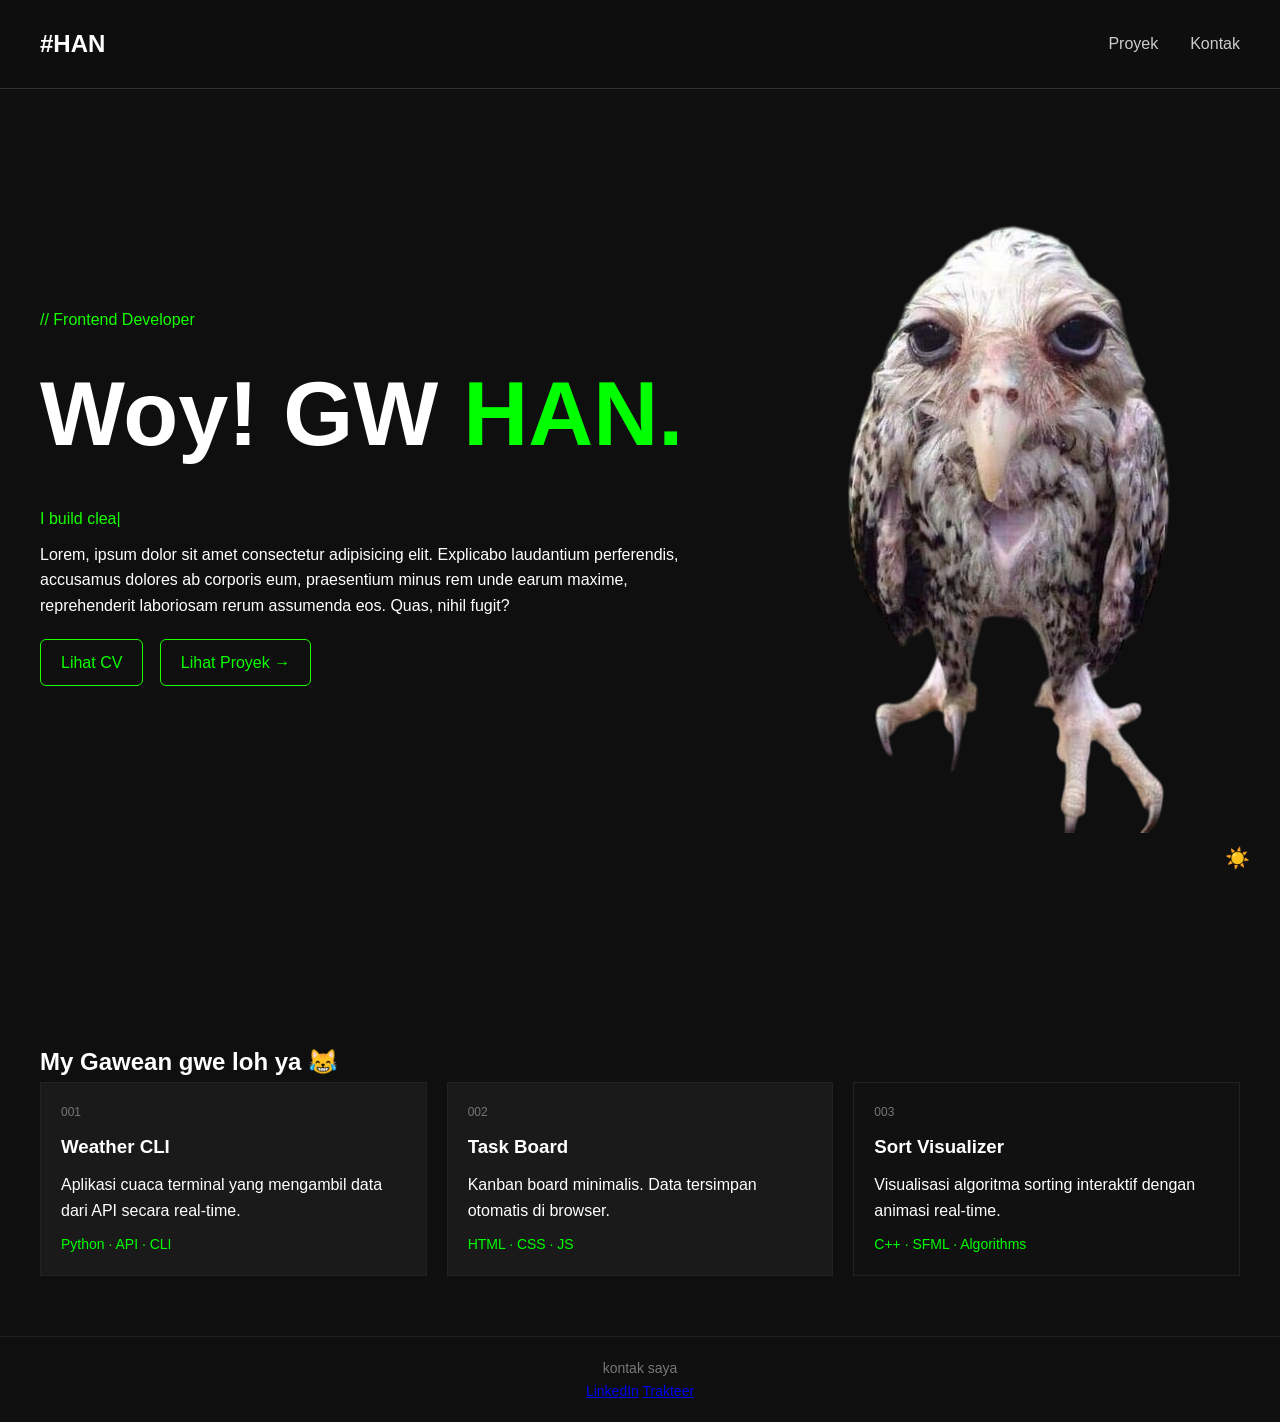
<file: index.html>
<!doctype html>
<html lang="en">
  <head>
    <meta charset="UTF-8" />
    <meta name="viewport" content="width=device-width, initial-scale=1.0" />
    <title>Rai Portfolio</title>
    <link rel="stylesheet" href="style.css" />
  </head>

  <body>
    <header>
      <div class="logo">#HAN<span></span></div>
      <nav> 
        <a href="#proyek">Proyek</a>
        <a href="#kontak">Kontak</a>
      </nav>
    </header> 

    <main>
      <section class="hero">
        <div>
          <p class="label">// Frontend Developer</p>
          <h1>Woy! GW <span class="nama">HAN.</span></h1>
          <p class="label"><span id="teks"></span><span class="kursor">|</span></p>
          <p>
            Lorem, ipsum dolor sit amet consectetur adipisicing elit. Explicabo
            laudantium perferendis, accusamus dolores ab corporis eum,
            praesentium minus rem unde earum maxime, reprehenderit laboriosam
            rerum assumenda eos. Quas, nihil fugit?
          </p>
          <a href="#proyek" class="tombol">Lihat CV</a>
          <a href="#proyek" class="tombol">Lihat Proyek →</a>
        </div>
        <img src="wetowl.png" alt="Foto HAN" class="foto" />
        
      </section>

      <section id="proyek">
        <h1>My Gawean gwe loh ya 😹</h1>
        <div class="grid">
          <a href="weather-cli.html" class="kartu">
            <p class="no">001</p>
            <h3>Weather CLI</h3>
            <p>
              Aplikasi cuaca terminal yang mengambil data dari API secara
              real-time.
            </p>
            <p class="stack">Python · API · CLI</p>
          </a>

          <a href="task-board.html" class="kartu">
            <p class="no">002</p>
            <h3>Task Board</h3>
            <p>Kanban board minimalis. Data tersimpan otomatis di browser.</p>
            <p class="stack">HTML · CSS · JS</p>
          </a>
          <a href="sort-visualizer.html" class="kartu gelap">
            <p class="no">003</p>
            <h3>Sort Visualizer</h3>
            <p>
              Visualisasi algoritma sorting interaktif dengan animasi real-time.
            </p>
            <p class="stack">C++ · SFML · Algorithms</p>
          </a>
        </div>
      </section>
    </main>

    <footer id="kontak">
      <p>kontak saya</p>
      <a href="https://www.linkedin.com/in/raihan-zaki-naufal-aa5920382/">LinkedIn</a>
      <a href="https://trakteer.id/Han_azaki/tip">Trakteer</a>
    </footer>

    <script src="script.js"></script>
  </body>
</html>
</file>
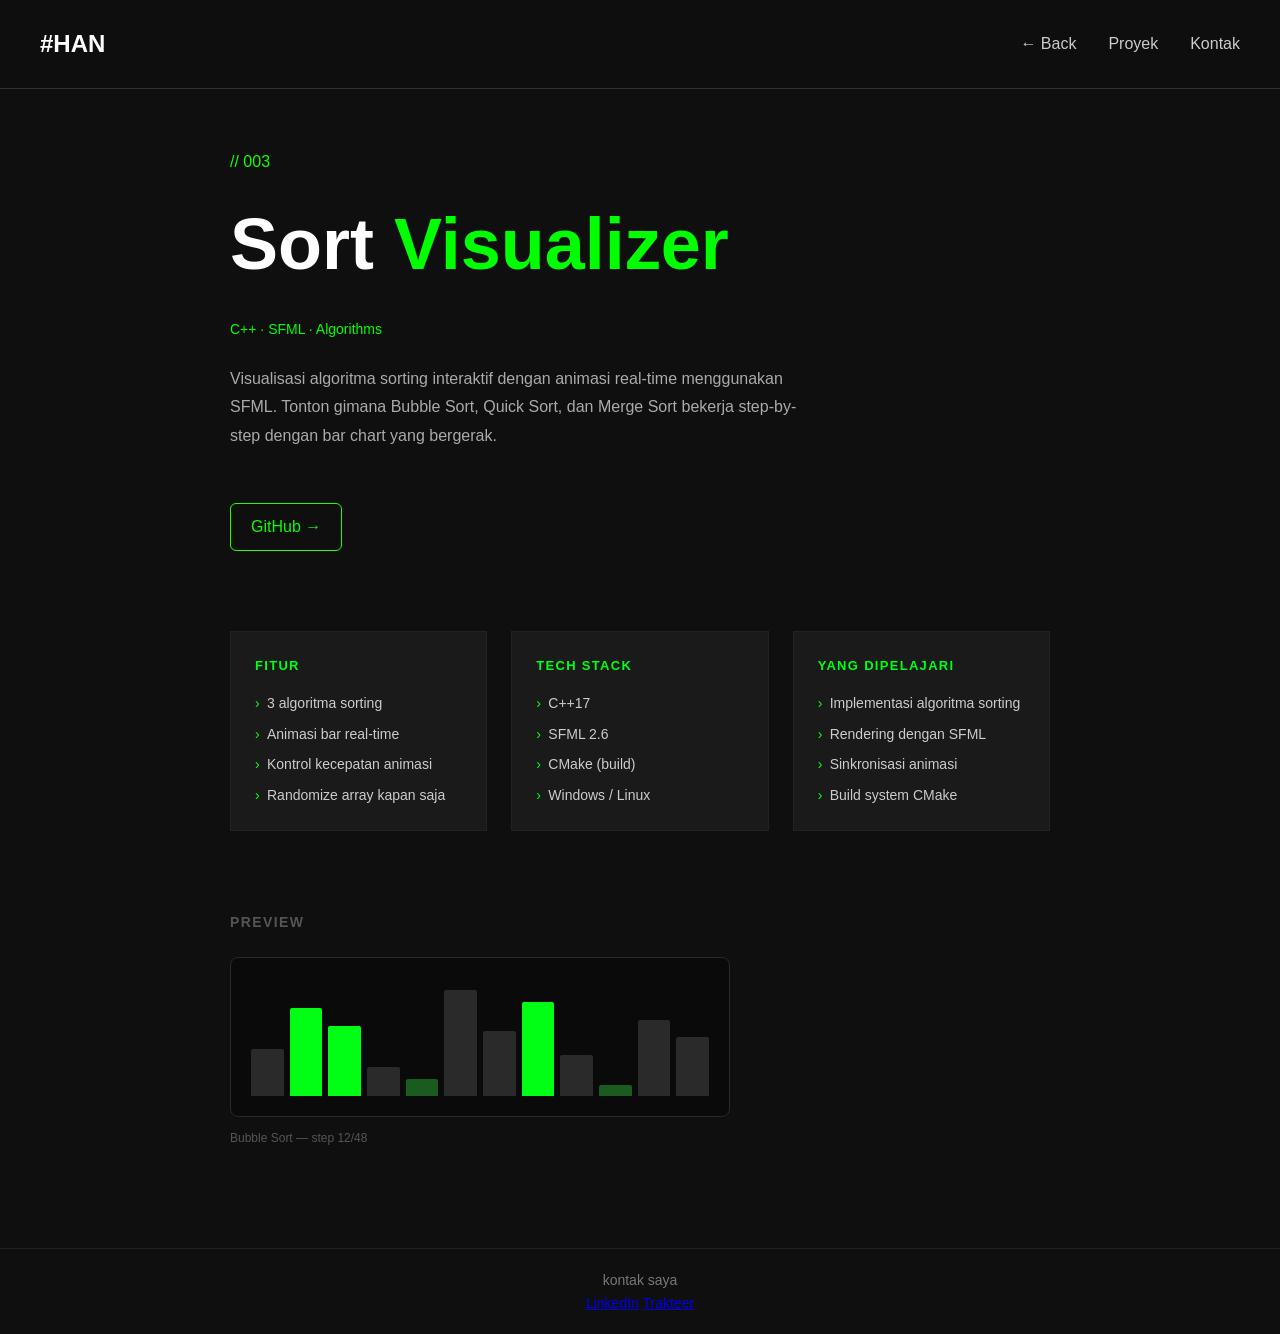
<file: sort-visualizer.html>
<!doctype html>
<html lang="en">
  <head>
    <meta charset="UTF-8" />
    <meta name="viewport" content="width=device-width, initial-scale=1.0" />
    <title>Sort Visualizer — HAN</title>
    <link rel="stylesheet" href="style.css" />
    <link rel="stylesheet" href="proyek.css" />
  </head>

  <body>
    <header>
      <div class="logo">#HAN<span></span></div>
      <nav>
        <a href="index.html">← Back</a>
        <a href="index.html#proyek">Proyek</a>
        <a href="index.html#kontak">Kontak</a>
      </nav>
    </header>

    <main class="proyek-detail">
      <section class="proyek-hero">
        <p class="label">// 003</p>
        <h1>Sort <span class="nama">Visualizer</span></h1>
        <p class="stack">C++ · SFML · Algorithms</p>
        <p class="deskripsi">
          Visualisasi algoritma sorting interaktif dengan animasi real-time
          menggunakan SFML. Tonton gimana Bubble Sort, Quick Sort, dan Merge Sort
          bekerja step-by-step dengan bar chart yang bergerak.
        </p>
        <a href="#" class="tombol">GitHub →</a>
      </section>

      <section class="proyek-info">
        <div class="info-grid">
          <div class="info-blok">
            <h3>Fitur</h3>
            <ul>
              <li>3 algoritma sorting</li>
              <li>Animasi bar real-time</li>
              <li>Kontrol kecepatan animasi</li>
              <li>Randomize array kapan saja</li>
            </ul>
          </div>

          <div class="info-blok">
            <h3>Tech Stack</h3>
            <ul>
              <li>C++17</li>
              <li>SFML 2.6</li>
              <li>CMake (build)</li>
              <li>Windows / Linux</li>
            </ul>
          </div>

          <div class="info-blok">
            <h3>Yang Dipelajari</h3>
            <ul>
              <li>Implementasi algoritma sorting</li>
              <li>Rendering dengan SFML</li>
              <li>Sinkronisasi animasi</li>
              <li>Build system CMake</li>
            </ul>
          </div>
        </div>
      </section>

      <section class="proyek-preview">
        <h2>Preview</h2>
        <div class="bars-preview">
          <div class="bar" style="height: 40%"></div>
          <div class="bar aktif" style="height: 75%"></div>
          <div class="bar aktif" style="height: 60%"></div>
          <div class="bar" style="height: 25%"></div>
          <div class="bar selesai" style="height: 15%"></div>
          <div class="bar" style="height: 90%"></div>
          <div class="bar" style="height: 55%"></div>
          <div class="bar aktif" style="height: 80%"></div>
          <div class="bar" style="height: 35%"></div>
          <div class="bar selesai" style="height: 10%"></div>
          <div class="bar" style="height: 65%"></div>
          <div class="bar" style="height: 50%"></div>
        </div>
        <p class="preview-label">Bubble Sort — step 12/48</p>
      </section>
    </main>

    <footer id="kontak">
      <p>kontak saya</p>
      <a href="https://www.linkedin.com/in/raihan-zaki-naufal-aa5920382/">LinkedIn</a>
      <a href="https://trakteer.id/Han_azaki/tip">Trakteer</a>
    </footer>
  </body>
</html>
</file>
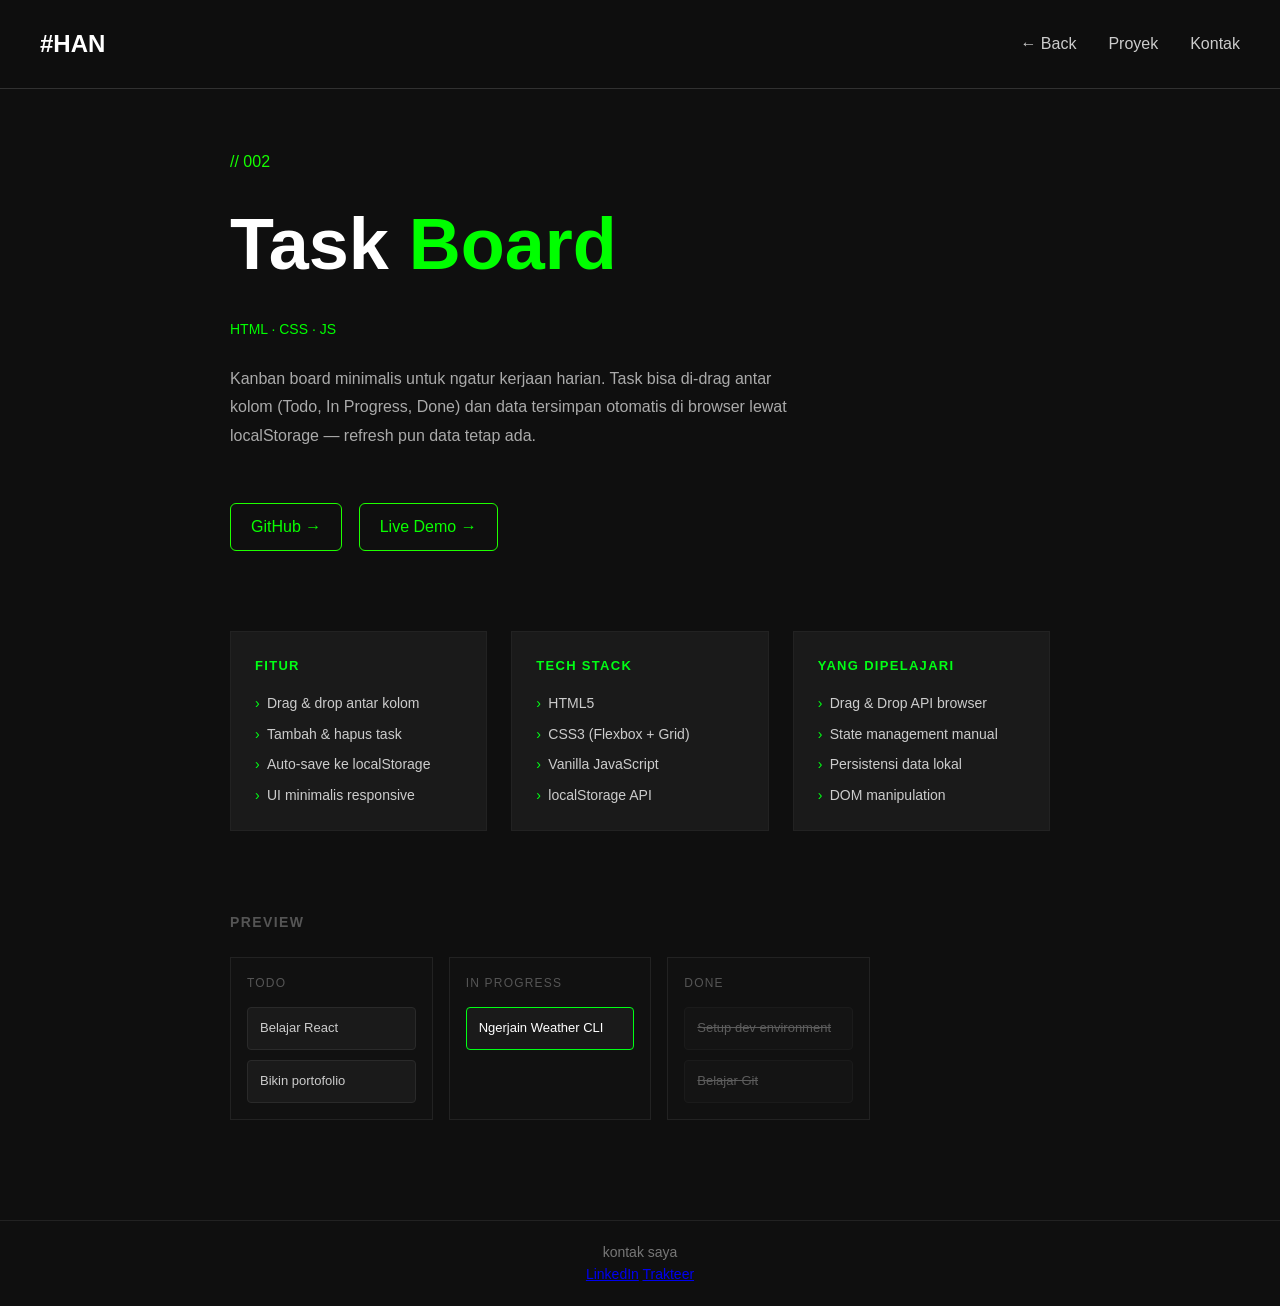
<file: task-board.html>
<!doctype html>
<html lang="en">
  <head>
    <meta charset="UTF-8" />
    <meta name="viewport" content="width=device-width, initial-scale=1.0" />
    <title>Task Board — HAN</title>
    <link rel="stylesheet" href="style.css" />
    <link rel="stylesheet" href="proyek.css" />
  </head>

  <body>
    <header>
      <div class="logo">#HAN<span></span></div>
      <nav>
        <a href="index.html">← Back</a>
        <a href="index.html#proyek">Proyek</a>
        <a href="index.html#kontak">Kontak</a>
      </nav>
    </header>

    <main class="proyek-detail">
      <section class="proyek-hero">
        <p class="label">// 002</p>
        <h1>Task <span class="nama">Board</span></h1>
        <p class="stack">HTML · CSS · JS</p>
        <p class="deskripsi">
          Kanban board minimalis untuk ngatur kerjaan harian. Task bisa
          di-drag antar kolom (Todo, In Progress, Done) dan data tersimpan
          otomatis di browser lewat localStorage — refresh pun data tetap ada.
        </p>
        <a href="#" class="tombol">GitHub →</a>
        <a href="#" class="tombol">Live Demo →</a>
      </section>

      <section class="proyek-info">
        <div class="info-grid">
          <div class="info-blok">
            <h3>Fitur</h3>
            <ul>
              <li>Drag & drop antar kolom</li>
              <li>Tambah & hapus task</li>
              <li>Auto-save ke localStorage</li>
              <li>UI minimalis responsive</li>
            </ul>
          </div>

          <div class="info-blok">
            <h3>Tech Stack</h3>
            <ul>
              <li>HTML5</li>
              <li>CSS3 (Flexbox + Grid)</li>
              <li>Vanilla JavaScript</li>
              <li>localStorage API</li>
            </ul>
          </div>

          <div class="info-blok">
            <h3>Yang Dipelajari</h3>
            <ul>
              <li>Drag & Drop API browser</li>
              <li>State management manual</li>
              <li>Persistensi data lokal</li>
              <li>DOM manipulation</li>
            </ul>
          </div>
        </div>
      </section>

      <section class="proyek-preview">
        <h2>Preview</h2>
        <div class="board-preview">
          <div class="kolom-preview">
            <p class="kolom-label">Todo</p>
            <div class="task-item">Belajar React</div>
            <div class="task-item">Bikin portofolio</div>
          </div>
          <div class="kolom-preview">
            <p class="kolom-label">In Progress</p>
            <div class="task-item aktif">Ngerjain Weather CLI</div>
          </div>
          <div class="kolom-preview">
            <p class="kolom-label">Done</p>
            <div class="task-item selesai">Setup dev environment</div>
            <div class="task-item selesai">Belajar Git</div>
          </div>
        </div>
      </section>
    </main>

    <footer id="kontak">
      <p>kontak saya</p>
      <a href="https://www.linkedin.com/in/raihan-zaki-naufal-aa5920382/">LinkedIn</a>
      <a href="https://trakteer.id/Han_azaki/tip">Trakteer</a>
    </footer>
  </body>
</html>
</file>
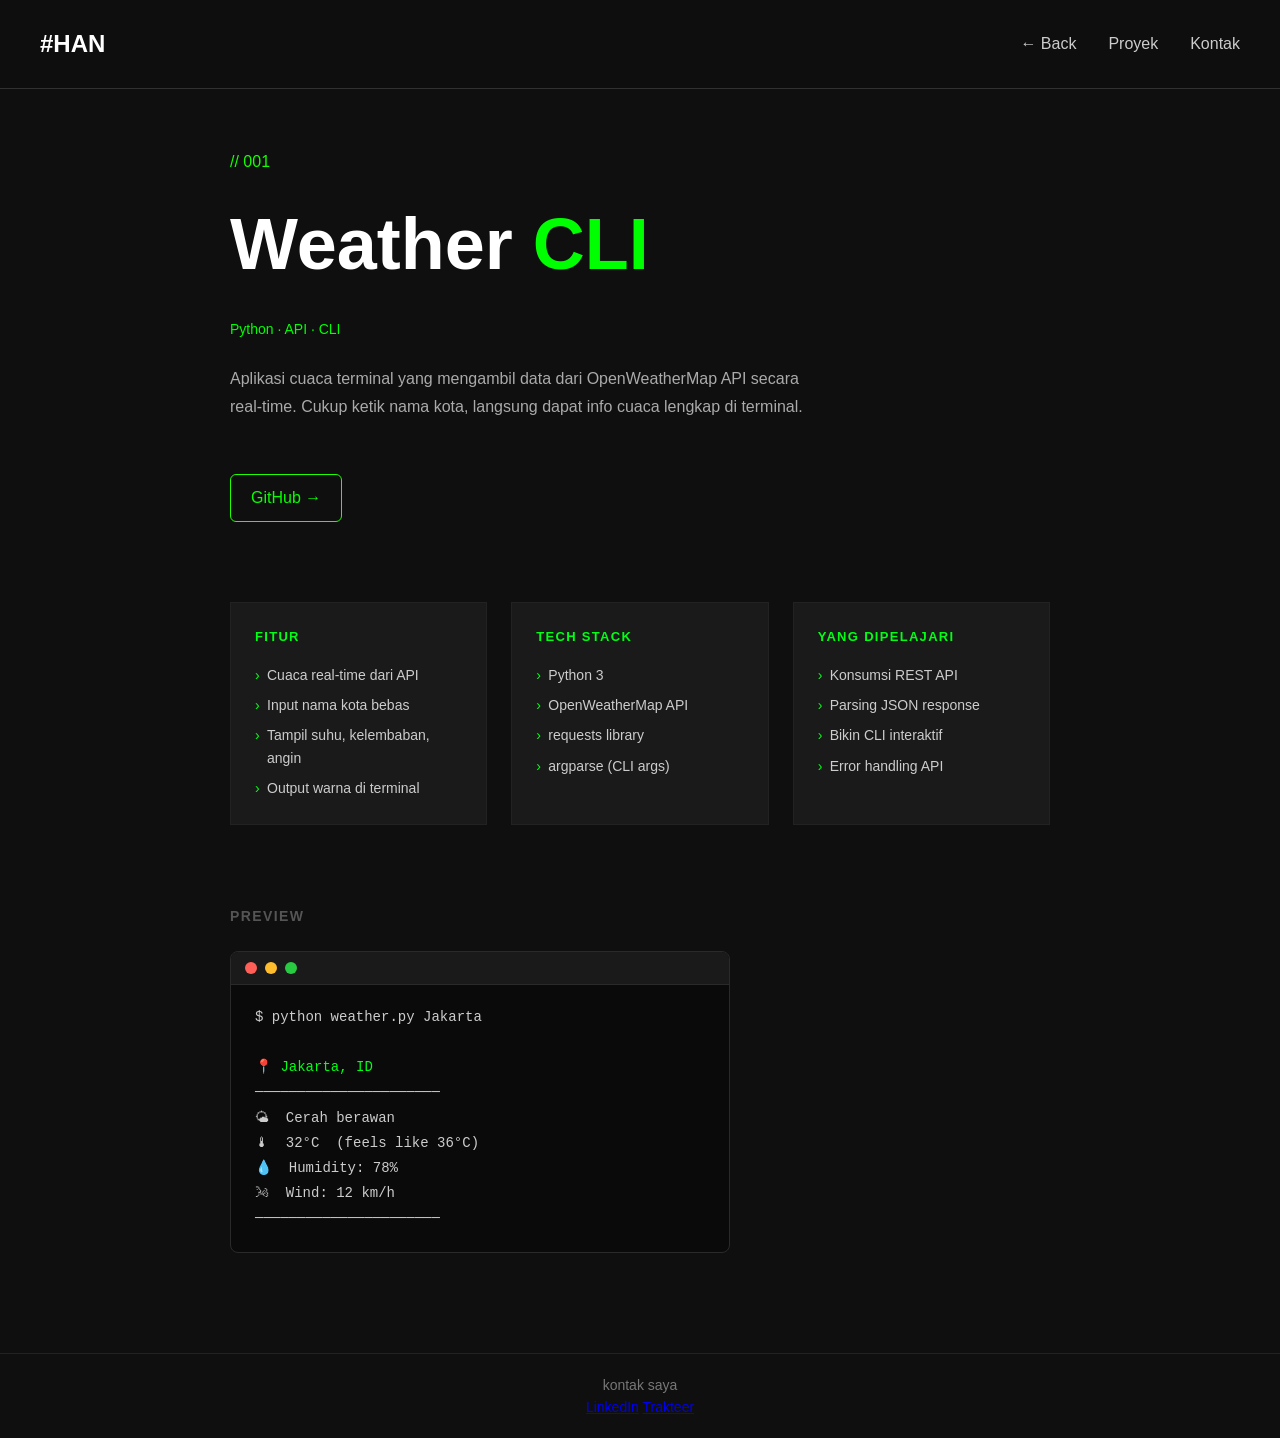
<file: weather-cli.html>
<!doctype html>
<html lang="en">
  <head>
    <meta charset="UTF-8" />
    <meta name="viewport" content="width=device-width, initial-scale=1.0" />
    <title>Weather CLI — HAN</title>
    <link rel="stylesheet" href="style.css" />
    <link rel="stylesheet" href="proyek.css" />
  </head>

  <body>
    <header>
      <div class="logo">#HAN<span></span></div>
      <nav>
        <a href="index.html">← Back</a>
        <a href="index.html#proyek">Proyek</a>
        <a href="index.html#kontak">Kontak</a>
      </nav>
    </header>

    <main class="proyek-detail">
      <section class="proyek-hero">
        <p class="label">// 001</p>
        <h1>Weather <span class="nama">CLI</span></h1>
        <p class="stack">Python · API · CLI</p>
        <p class="deskripsi">
          Aplikasi cuaca terminal yang mengambil data dari OpenWeatherMap API
          secara real-time. Cukup ketik nama kota, langsung dapat info cuaca
          lengkap di terminal.
        </p>
        <a href="#" class="tombol">GitHub →</a>
      </section>

      <section class="proyek-info">
        <div class="info-grid">
          <div class="info-blok">
            <h3>Fitur</h3>
            <ul>
              <li>Cuaca real-time dari API</li>
              <li>Input nama kota bebas</li>
              <li>Tampil suhu, kelembaban, angin</li>
              <li>Output warna di terminal</li>
            </ul>
          </div>

          <div class="info-blok">
            <h3>Tech Stack</h3>
            <ul>
              <li>Python 3</li>
              <li>OpenWeatherMap API</li>
              <li>requests library</li>
              <li>argparse (CLI args)</li>
            </ul>
          </div>

          <div class="info-blok">
            <h3>Yang Dipelajari</h3>
            <ul>
              <li>Konsumsi REST API</li>
              <li>Parsing JSON response</li>
              <li>Bikin CLI interaktif</li>
              <li>Error handling API</li>
            </ul>
          </div>
        </div>
      </section>

      <section class="proyek-preview">
        <h2>Preview</h2>
        <div class="terminal">
          <div class="terminal-bar">
            <span class="dot merah"></span>
            <span class="dot kuning"></span>
            <span class="dot hijau"></span>
          </div>
          <pre class="terminal-isi">
$ python weather.py Jakarta

<span class="g">📍 Jakarta, ID</span>
──────────────────────
🌤  Cerah berawan
🌡  32°C  (feels like 36°C)
💧  Humidity: 78%
🌬  Wind: 12 km/h
──────────────────────</pre>
        </div>
      </section>
    </main>

    <footer id="kontak">
      <p>kontak saya</p>
      <a href="https://www.linkedin.com/in/raihan-zaki-naufal-aa5920382/">LinkedIn</a>
      <a href="https://trakteer.id/Han_azaki/tip">Trakteer</a>
    </footer>
  </body>
</html>
</file>
<file: style.css>
* {
  margin: 0; /* Hilangkan margin default browser */
  padding: 0; /* Hilangkan padding default */
  box-sizing: border-box; /* Biar ukuran lebih konsisten */
}

html {
  scroll-behavior: smooth;
}

body {
  font-family: "Segoe UI", sans-serif; /* Font clean modern */
  background-color: #0f0f0f; /* Background gelap */
  color: #ffffff; /* Teks putih */
  line-height: 1.6; /* Jarak antar baris */
}

/* =========================
   HEADER (FLEXBOX)
========================= */
header {
  display: flex; /* Aktifkan flexbox */
  justify-content: space-between; /* Jarak kiri-kanan */
  align-items: center; /* Tengah vertikal */
  padding: 25px 40px; /* Ruang dalam */

  position: sticky; /* Nempel saat discroll */
  top: 0; /* Posisi di paling atas */
  z-index: 1000; /* Supaya tidak ketiban elemen lain */

  background: rgba(15, 15, 15, 0.7);
  backdrop-filter: blur(12px);
  border-bottom: 1px solid #313131; /* Garis bawah tipis */
}

/* Logo */
.logo {
  font-size: 24px;
  font-weight: bold;
}

.logo span {
  color: #00ff15; /* Aksen warna */
}

/* Navigasi */
nav {
  display: flex; /* Menu horizontal */
  gap: 32px; /* Jarak antar link */
}

nav a {
  text-decoration: none; /* Hilangkan underline */
  color: #ccc; /* Warna abu */
  transition: 0.3s; /* Animasi halus */
}

nav a:hover {
  color: #1eff00; /* Hover effect */
}

/* =========================
   HERO SECTION (FLEXBOX)
========================= */
.hero {
  display: flex; /* Layout 2 kolom */
  justify-content: center; /* Jarak antar elemen */
  align-items: center; /* Tengah vertikal */
  padding: 70px 40px 150px 40px; /* Spacing */
  gap: 70px; /* Jarak teks & gambar */
  /* Responsive */
}

.kursor {
  animation: blink 0.7s step-end infinite;
}
@keyframes blink {
  50% { opacity: 0; }
}

/* Label kecil */
.label {
  color: #15ff00;
  margin-bottom: 10px;
}

/* Judul utama */
.hero h1 {
  font-size: 90px;
  margin-bottom: 20px;
}

.nama {
  color: #00ff00; /* Highlight nama */
}

/* Tombol */
.tombol {
  display: inline-block;
  margin-top: 20px;
  margin-right: 12px;
  padding: 10px 20px;
  border: 1px solid #1eff00;
  color: #09ff00;
  text-decoration: none;
  transition: 0.3s;
  border-radius: 6px
}

.tombol:hover {
  background-color: #09ff00;
  color: #000;
}

/* Gambar */
.foto {
  width: 550px;
  border-radius: 10px; /* Sudut halus */
}

/* =========================
   SECTION PROYEK
========================= */
#proyek {
  padding: 60px 40px;

  scroll-margin-top: 80px;
}

/* GRID (CSS GRID) */
.grid {
  display: grid;
  grid-template-columns: repeat(auto-fit, minmax(250px, 1fr));
  gap: 20px;
}

/* Kartu */
.kartu {
  background-color: #1a1a1a;
  padding: 20px;
  border: 1px solid #222;
  transition: 0.3s;
  text-decoration: none;
  color: inherit;
  display: block;
  cursor: pointer;
}

/* Hover kartu */
.kartu:hover {
  transform: translateY(-5px); /* Naik sedikit */
  border-color: #00ff22;
}

/* Nomor */
.no {
  font-size: 12px;
  color: #777;
  margin-bottom: 10px;
}

/* Judul kartu */
.kartu h3 {
  margin-bottom: 10px;
}

/* Stack teknologi */
.stack {
  margin-top: 10px;
  font-size: 14px;
  color: #00ff00;
}

/* Kartu gelap beda */
.kartu.gelap {
  background-color: #111;
}

/* =========================
   FOOTER
========================= */
footer {
  text-align: center;
  padding: 20px;
  border-top: 1px solid #222;
  color: #777;
  font-size: 14px;

  scroll-margin-top: 80px;
}

@media screen and (max-width: 768px) {
  .hero {
    flex-direction: column;
    padding: 20px;
  }
  .hero img {
    width: 100%;
    height: auto;
  }

  .hero h1 {
    font-size: 32px;
  }
}

/* Mode Terang — warna lembut, tidak menyilaukan */
body.mode-terang {
  background-color: #e8eaeb;
  color: #1a1a1a;
  transition: background-color 0.4s, color 0.4s;
}

/* Aksen teal → versi lebih gelap di light mode */
body.mode-terang .nama,
body.mode-terang .label,
body.mode-terang .stack,
body.mode-terang nav a:hover,
body.mode-terang .tombol {
  color: #2bff00; /* teal gelap, tidak neon */
}

body.mode-terang nav a {
  text-decoration: none; /* Hilangkan underline */
  color: #000000; /* Warna abu */
  transition: 0.3s; /* Animasi halus */
}

body.mode-terang nav a:hover {
  color: #33ff00; /* Hover effect */
}


body.mode-terang .tombol {
  border-color: #00ff15;
}

body.mode-terang .tombol:hover {
  background-color: #09ff00;
  color: #ffffff;
}

body.mode-terang .logo span {
  color: #09ff00;
}

/* Kartu */
body.mode-terang .kartu {
  background-color: #a8a8a8;
  border-color: #b8babb;
}

body.mode-terang .kartu.gelap {
  background-color: #929292;
}

/* Header */
body.mode-terang header {
  background: rgba(158, 158, 158, 0.85);
  border-bottom-color: #b8babb;
}

/* Footer */
body.mode-terang footer {
  border-top-color: #b8babb;
  scroll-margin-top: 80px;
}
</file>
<file: proyek.css>
.proyek-detail {
  max-width: 900px;
  margin: 0 auto;
  padding: 60px 40px 100px;
}

/* Hero */
.proyek-hero {
  margin-bottom: 80px;
}

.proyek-hero h1 {
  font-size: 72px;
  margin: 12px 0 16px;
}

.proyek-hero .stack {
  font-size: 14px;
  margin-bottom: 24px;
}

.deskripsi {
  max-width: 580px;
  color: #aaa;
  margin-bottom: 32px;
  line-height: 1.8;
}

/* Info grid */
.info-grid {
  display: grid;
  grid-template-columns: repeat(auto-fit, minmax(220px, 1fr));
  gap: 24px;
  margin-bottom: 80px;
}

.info-blok {
  background: #1a1a1a;
  border: 1px solid #222;
  padding: 24px;
}

.info-blok h3 {
  color: #00ff15;
  font-size: 13px;
  letter-spacing: 0.1em;
  text-transform: uppercase;
  margin-bottom: 16px;
}

.info-blok ul {
  list-style: none;
  display: flex;
  flex-direction: column;
  gap: 8px;
}

.info-blok li {
  color: #ccc;
  font-size: 14px;
  padding-left: 12px;
  position: relative;
}

.info-blok li::before {
  content: "›";
  color: #00ff15;
  position: absolute;
  left: 0;
}

/* Preview section */
.proyek-preview h2 {
  font-size: 14px;
  text-transform: uppercase;
  letter-spacing: 0.1em;
  color: #555;
  margin-bottom: 24px;
}

/* Terminal preview (Weather CLI) */
.terminal {
  background: #0a0a0a;
  border: 1px solid #2a2a2a;
  border-radius: 8px;
  overflow: hidden;
  max-width: 500px;
}

.terminal-bar {
  background: #1a1a1a;
  padding: 10px 14px;
  display: flex;
  gap: 8px;
  border-bottom: 1px solid #2a2a2a;
}

.dot {
  width: 12px;
  height: 12px;
  border-radius: 50%;
}
.dot.merah  { background: #ff5f57; }
.dot.kuning { background: #ffbd2e; }
.dot.hijau  { background: #28ca41; }

.terminal-isi {
  padding: 20px 24px;
  font-family: "Courier New", monospace;
  font-size: 14px;
  color: #ccc;
  line-height: 1.8;
  margin: 0;
}

.terminal-isi .g { color: #00ff15; }

/* Board preview (Task Board) */
.board-preview {
  display: grid;
  grid-template-columns: repeat(3, 1fr);
  gap: 16px;
  max-width: 640px;
}

.kolom-preview {
  background: #111;
  border: 1px solid #222;
  padding: 16px;
  display: flex;
  flex-direction: column;
  gap: 10px;
}

.kolom-label {
  font-size: 12px;
  text-transform: uppercase;
  letter-spacing: 0.1em;
  color: #555;
  margin-bottom: 4px;
}

.task-item {
  background: #1a1a1a;
  border: 1px solid #2a2a2a;
  padding: 10px 12px;
  font-size: 13px;
  color: #ccc;
  border-radius: 4px;
}

.task-item.aktif  { border-color: #00ff15; color: #fff; }
.task-item.selesai { opacity: 0.4; text-decoration: line-through; }

/* Bars preview (Sort Visualizer) */
.bars-preview {
  display: flex;
  align-items: flex-end;
  gap: 6px;
  height: 160px;
  max-width: 500px;
  padding: 0 4px;
  background: #0a0a0a;
  border: 1px solid #2a2a2a;
  border-radius: 8px;
  padding: 20px;
}

.bar {
  flex: 1;
  background: #2a2a2a;
  border-radius: 2px 2px 0 0;
  transition: height 0.3s;
}

.bar.aktif  { background: #00ff15; }
.bar.selesai { background: #1a5c1f; }

.preview-label {
  margin-top: 12px;
  font-size: 12px;
  color: #555;
}

@media screen and (max-width: 768px) {
  .proyek-detail {
    padding: 40px 20px 80px;
  }

  .proyek-hero h1 {
    font-size: 48px;
  }

  .board-preview {
    grid-template-columns: 1fr;
  }
}
</file>
